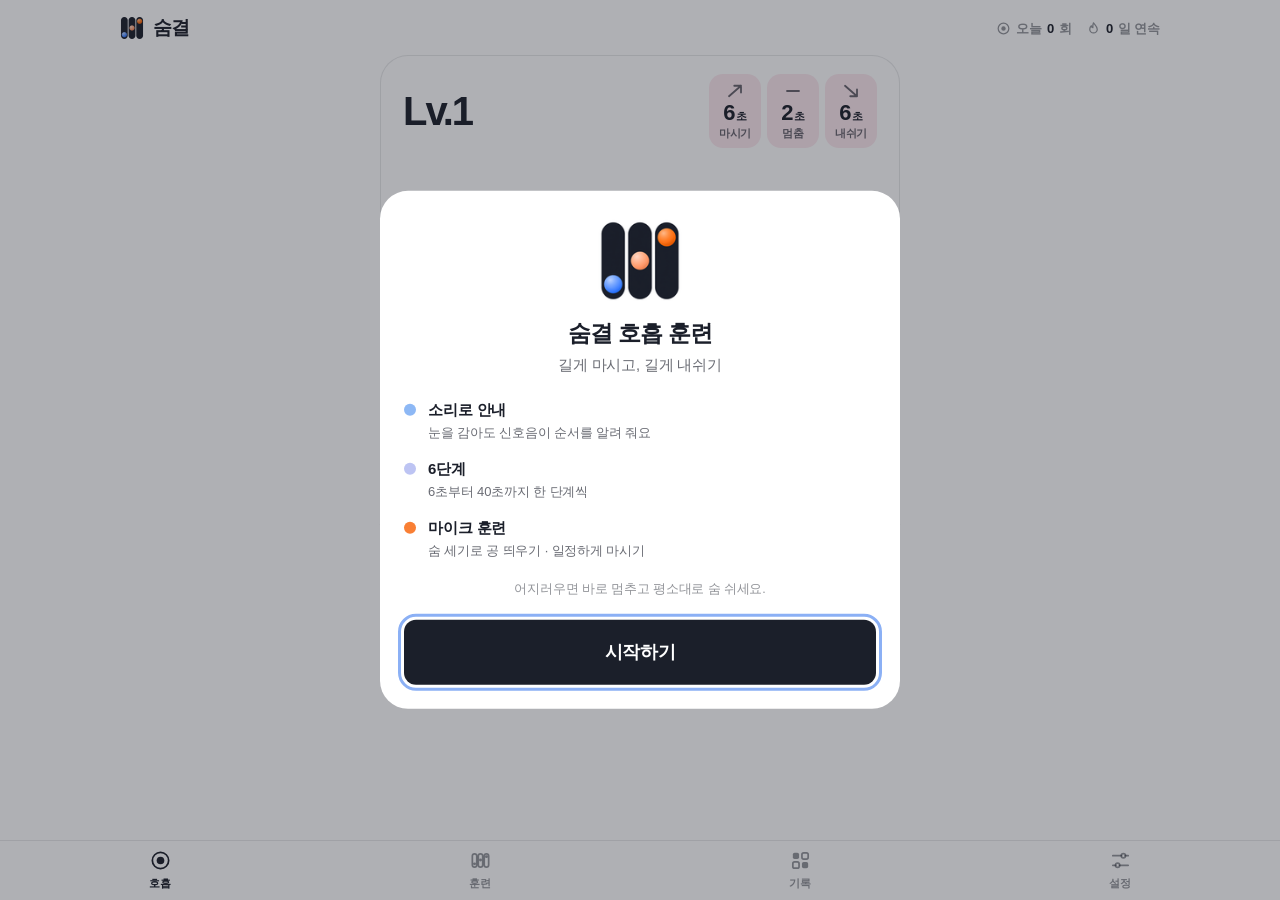
<file: index.html>
<!DOCTYPE html>
<html lang="ko">
<head>
  <meta charset="UTF-8">
  <meta name="viewport" content="width=device-width, initial-scale=1, viewport-fit=cover">
  <title>숨결 — 호흡 훈련</title>
  <meta name="description" content="길게 마시고 길게 내쉬는 호흡 훈련. 6초부터 40초까지 6단계. 오프라인, 계정 없이.">
  <meta name="theme-color" content="#FFFFFF">
  <meta name="apple-mobile-web-app-capable" content="yes">
  <meta name="mobile-web-app-capable" content="yes">
  <meta name="apple-mobile-web-app-status-bar-style" content="default">
  <meta name="apple-mobile-web-app-title" content="숨결">
  <link rel="manifest" href="manifest.webmanifest">
  <link rel="icon" href="icons/favicon.png" type="image/png">
  <link rel="apple-touch-icon" href="icons/apple-touch-icon.png">
  <link rel="stylesheet" href="styles.css">
</head>
<body data-phase="idle" data-mode="idle">
  <!-- ============ 호흡 화면 (전체 화면) ============ -->
  <div class="breath-screen" id="breathScreen">
    <div class="cycle-bar" aria-hidden="true"><i id="cycleBar"></i></div>
    <div class="guide-line" aria-hidden="true"><span>가득</span></div>
    <svg class="tide-svg" id="tideSession" aria-hidden="true"></svg>
    <div class="bs-text">
      <p class="phase" id="phaseText">준비</p>
      <p class="count" id="countText"></p>
    </div>
    <p class="session-note" id="sessionNote">힘들면 멈추고 평소대로 숨 쉬세요</p>
  </div>

  <!-- 세션 상단 바 -->
  <div class="session-bar" aria-hidden="true">
    <button class="icon-btn" id="stopBtn" aria-label="세션 종료">
      <svg viewBox="0 0 24 24"><path d="M6 6l12 12M18 6 6 18" stroke="currentColor" stroke-width="2" stroke-linecap="round"/></svg>
    </button>
    <p class="session-meta" id="sessionMeta">Lv.1 · 3회</p>
    <div class="session-actions">
      <button class="icon-btn" id="soundBtn" aria-label="소리 끄기" aria-pressed="true">
        <svg class="on" viewBox="0 0 24 24"><path d="M4 9.5h3.5L12 5.5v13l-4.5-4H4z" fill="currentColor"/><path d="M15.5 9a4.2 4.2 0 0 1 0 6M18 6.5a7.8 7.8 0 0 1 0 11" fill="none" stroke="currentColor" stroke-width="1.8" stroke-linecap="round"/></svg>
        <svg class="off" viewBox="0 0 24 24"><path d="M4 9.5h3.5L12 5.5v13l-4.5-4H4z" fill="currentColor"/><path d="M16 9.5l5 5M21 9.5l-5 5" stroke="currentColor" stroke-width="1.8" stroke-linecap="round"/></svg>
      </button>
      <button class="icon-btn" id="pauseBtn" aria-label="일시정지">
        <svg class="pause" viewBox="0 0 24 24"><rect x="6.5" y="5" width="3.6" height="14" rx="1.2" fill="currentColor"/><rect x="13.9" y="5" width="3.6" height="14" rx="1.2" fill="currentColor"/></svg>
        <svg class="play" viewBox="0 0 24 24"><path d="M8 5.5v13a.8.8 0 0 0 1.2.7l10.4-6.5a.8.8 0 0 0 0-1.4L9.2 4.8A.8.8 0 0 0 8 5.5Z" fill="currentColor"/></svg>
      </button>
    </div>
  </div>

  <!-- 상단 바 -->
  <header class="topbar">
    <div class="brand">
      <span class="brand-mark" aria-hidden="true"></span>
      <span class="brand-name">숨결</span>
    </div>
    <div class="chips">
      <span class="chip" title="오늘 완료한 호흡 사이클">
        <svg viewBox="0 0 24 24" aria-hidden="true"><circle cx="12" cy="12" r="8.5" fill="none" stroke="currentColor" stroke-width="2"/><circle cx="12" cy="12" r="3.5" fill="currentColor"/></svg>
        오늘 <b id="todayCount">0</b>회
      </span>
      <span class="chip" title="연속으로 연습한 날">
        <svg viewBox="0 0 24 24" aria-hidden="true"><path d="M12 3c3 4 6 6.2 6 10a6 6 0 0 1-12 0c0-2.4 1.3-4 2.6-5.3.3 1.6 1.2 2.6 2.4 3C10.4 7.8 11 5.2 12 3Z" fill="none" stroke="currentColor" stroke-width="2" stroke-linejoin="round"/></svg>
        <b id="streakCount">0</b>일 연속
      </span>
    </div>
  </header>

  <main id="main">
    <!-- ============ 오늘 (호흡) ============ -->
    <section class="view view-breathe" id="view-breathe" aria-label="호흡 훈련">
      <div class="hero" aria-hidden="true">
        <div class="hero-text">
          <b id="heroTitle">Lv.1</b>
          <div class="rh">
            <span><svg viewBox="0 0 24 24"><path d="M4 19 20 5M11 5h9v9" /></svg><b id="rhIn">6</b><i>마시기</i></span>
            <span><svg viewBox="0 0 24 24"><path d="M4 12h16" /></svg><b id="rhHold">2</b><i>멈춤</i></span>
            <span><svg viewBox="0 0 24 24"><path d="M4 5l16 14M11 19h9v-9" /></svg><b id="rhOut">6</b><i>내쉬기</i></span>
          </div>
        </div>
        <svg class="tide-svg" id="tideHero" aria-hidden="true"></svg>
      </div>
      <button class="btn-primary" id="startBtn" aria-label="호흡 시작">
        <svg viewBox="0 0 24 24" aria-hidden="true"><path d="M8 5.5v13a.8.8 0 0 0 1.2.7l10.4-6.5a.8.8 0 0 0 0-1.4L9.2 4.8A.8.8 0 0 0 8 5.5Z" fill="currentColor"/></svg>
        시작 <small id="heroMeta">42초</small>
      </button>

      <div class="segmented" id="rhythmPicker" role="radiogroup" aria-label="단계"></div>
      <div class="pills" id="cyclePicker" role="radiogroup" aria-label="반복 횟수"></div>
    </section>

    <!-- ============ 훈련 (마이크) ============ -->
    <section class="view view-train" id="view-train" hidden aria-labelledby="trainTitle">
      <div class="view-head">
        <p class="eyebrow">마이크 훈련</p>
        <h2 id="trainTitle">훈련</h2>
      </div>

      <div id="trainMenu" class="train-menu">
        <button class="game-card" data-game="balls">
          <div class="gc-text"><b>공 띄우기</b><span>세게 마시는 힘</span><em id="bestBalls"></em></div>
          <div class="gc-art" aria-hidden="true"><i style="--y:.25"></i><i style="--y:.6"></i><i style="--y:1"></i></div>
        </button>
        <button class="game-card" data-game="steady">
          <div class="gc-text"><b>일정하게 마시기</b><span>고르게 오래 마시기</span><em id="bestSteady"></em></div>
          <div class="gc-art steady" aria-hidden="true"><u></u><i style="--y:.5"></i></div>
        </button>
        <p class="train-note">숨소리 크기만 재요. 녹음·저장하지 않아요.</p>
      </div>

      <div id="trainGame" hidden>
        <div class="game-top">
          <button class="btn-ghost" id="gameBack">← 목록</button>
          <span class="mic-pill" id="micPill"><i></i><span id="micPillText">대기</span></span>
          <button class="btn-ghost help-btn" id="gameHelp" aria-label="방법 보기">?</button>
        </div>
        <div class="panel game-panel">
          <p class="game-title" id="gameTitle"></p>
          <div class="guide" id="gameGuide" hidden></div>
          <div class="game-play" id="gamePlay">
          <div class="tube-area" id="tubeArea" aria-hidden="true"></div>
          <div class="meter" aria-hidden="true"><i id="meterFill"></i></div>
          <p class="game-msg" id="gameMsg" role="status" aria-live="polite"></p>
          <p class="game-sub" id="gameSub"></p>
          <div class="rep-dots" id="repDots" aria-hidden="true"></div>
          </div>
          <button class="btn-primary" id="gameStart">시작</button>
          <button class="btn-text" id="demoToggle">마이크 없이 체험</button>
        </div>
      </div>
    </section>

    <!-- ============ 기록 ============ -->
    <section class="view view-journey" id="view-journey" hidden aria-labelledby="journeyTitle">
      <div class="view-head">
        <p class="eyebrow">내 기록</p>
        <h2 id="journeyTitle">기록</h2>
      </div>

      <div class="stats" id="stats"></div>

      <div class="panel">
        <div class="panel-head">
          <h3>최근 12주</h3>
          <div class="legend" aria-hidden="true">
            <span>적게</span><i class="l0"></i><i class="l1"></i><i class="l2"></i><i class="l3"></i><i class="l4"></i><span>많이</span>
          </div>
        </div>
        <div class="heatmap-wrap">
          <div class="heatmap" id="heatmap"></div>
          <div class="tooltip" id="heatTip" role="status" hidden></div>
        </div>
      </div>

      <div class="panel">
        <div class="panel-head">
          <h3>단계</h3>
          <span class="hint">끝까지 해낸 횟수</span>
        </div>
        <ol class="ladder" id="ladder"></ol>
      </div>

      <div class="panel">
        <div class="panel-head">
          <h3>날짜별 기록</h3>
          <span class="hint" id="recordCount"></span>
        </div>
        <ul class="records" id="records"></ul>
        <p class="empty" id="emptyRecords" hidden>아직 기록이 없어요.<br>첫 훈련을 시작해 보세요.</p>
      </div>
    </section>

    <!-- ============ 설정 ============ -->
    <section class="view view-settings" id="view-settings" hidden aria-labelledby="settingsTitle">
      <div class="view-head">
        <p class="eyebrow">내 설정</p>
        <h2 id="settingsTitle">설정</h2>
      </div>

      <div class="panel list">
        <div class="row row-stack">
          <div class="row-text"><b>배경 음악</b><span>누르면 잠깐 들려요</span></div>
          <div class="pills" id="musicPicker" role="radiogroup" aria-label="배경 음악">
            <button class="pill" role="radio" data-m="m1">1</button>
            <button class="pill" role="radio" data-m="m2">2</button>
            <button class="pill" role="radio" data-m="m3">3</button>
            <button class="pill" role="radio" data-m="off">끔</button>
          </div>
        </div>
        <div class="row">
          <div class="row-text"><b>소리 크기</b><span>음악과 신호음</span></div>
          <div class="volume">
            <input type="range" id="volume" min="0" max="100" step="1" aria-label="소리 크기">
            <output id="volumeOut">60</output>
          </div>
        </div>
        <label class="row">
          <div class="row-text"><b>신호음</b><span>들숨 · 멈춤 · 날숨이 바뀔 때</span></div>
          <input type="checkbox" class="switch" id="optChime" role="switch">
        </label>
        <label class="row">
          <div class="row-text"><b>진동</b><span>들숨 · 멈춤 · 날숨이 바뀔 때</span></div>
          <input type="checkbox" class="switch" id="optHaptics" role="switch">
        </label>
        <label class="row">
          <div class="row-text"><b>난이도 체크</b><span>끝난 뒤 쉬웠는지 묻고 다음 단계를 추천</span></div>
          <input type="checkbox" class="switch" id="optCheckin" role="switch">
        </label>
        <label class="row">
          <div class="row-text"><b>화면 켜 두기</b><span>훈련 중 화면이 꺼지지 않게</span></div>
          <input type="checkbox" class="switch" id="optWake" role="switch">
        </label>
      </div>

      <div class="panel list">
        <div class="row">
          <div class="row-text"><b>기록 내보내기</b><span>JSON 파일로 백업</span></div>
          <button class="btn-ghost" id="exportBtn">내보내기</button>
        </div>
        <div class="row">
          <div class="row-text"><b>기록 초기화</b><span>이 기기의 모든 훈련 기록 삭제</span></div>
          <button class="btn-ghost danger" id="resetBtn">초기화</button>
        </div>
      </div>

      <div class="panel about">
        <p><b>안전 안내</b> 느린 호흡과 숨 멈춤은 사람에 따라 어지러움을 줄 수 있어요. 불편하면 즉시 멈추고 평소대로 숨 쉬세요. 숨결은 의료 기기가 아니에요.</p>
        <p><b>프라이버시</b> 계정·서버·추적이 없어요. 모든 기록은 이 기기에만 저장돼요. 훈련의 마이크 소리는 녹음하지 않고 기기 안에서만 분석해요.</p>
<p class="version"><a href="privacy.html" target="_blank" rel="noopener">개인정보 처리방침</a> · 숨결 v2.8</p>
      </div>
    </section>
  </main>

  <!-- 하단 탭 -->
  <nav class="tabbar" aria-label="주요 메뉴">
    <button class="tab" data-view="breathe" aria-current="page">
      <svg viewBox="0 0 24 24" aria-hidden="true"><circle cx="12" cy="12" r="8.5" fill="none" stroke="currentColor" stroke-width="1.8"/><circle cx="12" cy="12" r="4" fill="currentColor"/></svg>
      <span>호흡</span>
    </button>
    <button class="tab" data-view="train">
      <svg viewBox="0 0 24 24" aria-hidden="true"><rect x="3.5" y="5" width="4.6" height="14" rx="2.3" fill="none" stroke="currentColor" stroke-width="1.8"/><rect x="9.7" y="5" width="4.6" height="14" rx="2.3" fill="none" stroke="currentColor" stroke-width="1.8"/><rect x="15.9" y="5" width="4.6" height="14" rx="2.3" fill="none" stroke="currentColor" stroke-width="1.8"/><circle cx="5.8" cy="15.5" r="1.5" fill="currentColor"/><circle cx="12" cy="11.5" r="1.5" fill="currentColor"/><circle cx="18.2" cy="8" r="1.5" fill="currentColor"/></svg>
      <span>훈련</span>
    </button>
    <button class="tab" data-view="journey">
      <svg viewBox="0 0 24 24" aria-hidden="true"><rect x="4" y="4" width="6.5" height="6.5" rx="1.8" fill="currentColor"/><rect x="13.5" y="4" width="6.5" height="6.5" rx="1.8" fill="none" stroke="currentColor" stroke-width="1.8"/><rect x="4" y="13.5" width="6.5" height="6.5" rx="1.8" fill="none" stroke="currentColor" stroke-width="1.8"/><rect x="13.5" y="13.5" width="6.5" height="6.5" rx="1.8" fill="currentColor"/></svg>
      <span>기록</span>
    </button>
    <button class="tab" data-view="settings">
      <svg viewBox="0 0 24 24" aria-hidden="true"><path d="M4 7h9M17 7h3M4 17h3M11 17h9" stroke="currentColor" stroke-width="1.8" stroke-linecap="round"/><circle cx="15" cy="7" r="2.2" fill="none" stroke="currentColor" stroke-width="1.8"/><circle cx="9" cy="17" r="2.2" fill="none" stroke="currentColor" stroke-width="1.8"/></svg>
      <span>설정</span>
    </button>
  </nav>

  <!-- 시트: 체크인 / 요약 / 웰컴 -->
  <div class="backdrop" id="backdrop" hidden></div>

  <div class="sheet" id="checkinSheet" role="dialog" aria-modal="true" aria-labelledby="checkinTitle" hidden>
    <p class="eyebrow" id="checkinEyebrow">난이도 체크</p>
    <h3 id="checkinTitle">어땠나요?</h3>
    <div class="moods" id="moods"></div>
    <button class="btn-text" id="checkinSkip">건너뛰기</button>
  </div>

  <div class="sheet" id="summarySheet" role="dialog" aria-modal="true" aria-labelledby="summaryTitle" hidden>
    <div class="summary-orb" aria-hidden="true"></div>
    <h3 id="summaryTitle">완료!</h3>
    <p class="summary-lead" id="summaryLead"></p>
    <div class="summary-stats" id="summaryStats"></div>
    <div class="delta" id="summaryDelta" hidden></div>
    <div class="levelup" id="levelUp" hidden></div>
    <button class="btn-primary" id="summaryDone">완료</button>
  </div>

  <div class="sheet" id="onboardSheet" role="dialog" aria-modal="true" aria-labelledby="onboardTitle" hidden>
    <div class="summary-orb" aria-hidden="true"></div>
    <h3 id="onboardTitle">숨결 호흡 훈련</h3>
    <p class="welcome-sub">길게 마시고, 길게 내쉬기</p>
    <ul class="usp">
      <li><i class="dot mint"></i><div><b>소리로 안내</b><span>눈을 감아도 신호음이 순서를 알려 줘요</span></div></li>
      <li><i class="dot lav"></i><div><b>6단계</b><span>6초부터 40초까지 한 단계씩</span></div></li>
      <li><i class="dot peach"></i><div><b>마이크 훈련</b><span>숨 세기로 공 띄우기 · 일정하게 마시기</span></div></li>
    </ul>
    <p class="safety">어지러우면 바로 멈추고 평소대로 숨 쉬세요.</p>
    <button class="btn-primary" id="onboardDone">시작하기</button>
  </div>

  <div class="toast" id="toast" role="status" aria-live="polite"></div>
  <div class="sr-only" id="announcer" aria-live="assertive"></div>

  <script src="tide.js"></script>
  <script src="app.js"></script>
  <script src="training.js"></script>
</body>
</html>
</file>
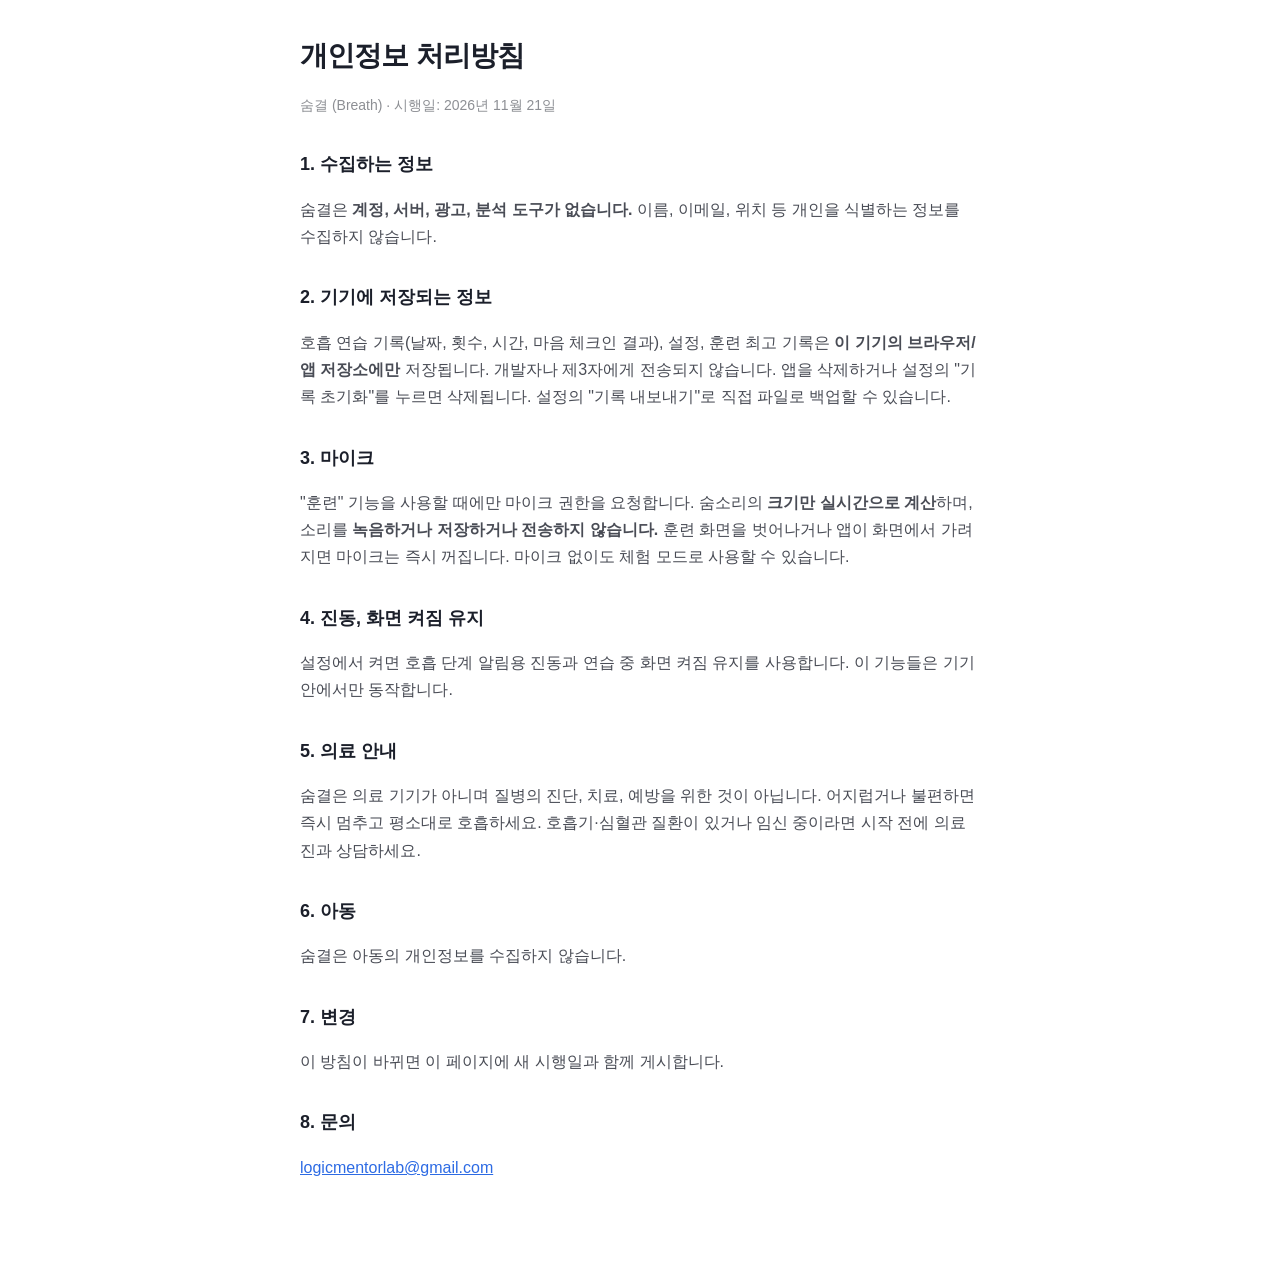
<file: privacy.html>
<!DOCTYPE html>
<html lang="ko">
<head>
  <meta charset="UTF-8">
  <meta name="viewport" content="width=device-width, initial-scale=1">
  <title>개인정보 처리방침 — 숨결</title>
  <style>
    body { margin: 0; font: 16px/1.7 -apple-system, "Apple SD Gothic Neo", "Noto Sans KR", "Malgun Gothic", sans-serif; color: #1B1F2A; background: #fff; }
    main { max-width: 680px; margin: 0 auto; padding: 32px 20px 64px; }
    h1 { font-size: 28px; letter-spacing: -0.03em; margin: 0 0 4px; }
    h2 { font-size: 18px; margin: 32px 0 6px; }
    p, li { color: rgba(27,31,42,.8); }
    .meta { color: rgba(27,31,42,.5); font-size: 14px; }
    a { color: #2D6BE4; }
  </style>
</head>
<body>
<main>
  <h1>개인정보 처리방침</h1>
  <p class="meta">숨결 (Breath) · 시행일: 2026년 11월 21일</p>

  <h2>1. 수집하는 정보</h2>
  <p>숨결은 <b>계정, 서버, 광고, 분석 도구가 없습니다.</b> 이름, 이메일, 위치 등 개인을 식별하는 정보를 수집하지 않습니다.</p>

  <h2>2. 기기에 저장되는 정보</h2>
  <p>호흡 연습 기록(날짜, 횟수, 시간, 마음 체크인 결과), 설정, 훈련 최고 기록은 <b>이 기기의 브라우저/앱 저장소에만</b> 저장됩니다. 개발자나 제3자에게 전송되지 않습니다. 앱을 삭제하거나 설정의 "기록 초기화"를 누르면 삭제됩니다. 설정의 "기록 내보내기"로 직접 파일로 백업할 수 있습니다.</p>

  <h2>3. 마이크</h2>
  <p>"훈련" 기능을 사용할 때에만 마이크 권한을 요청합니다. 숨소리의 <b>크기만 실시간으로 계산</b>하며, 소리를 <b>녹음하거나 저장하거나 전송하지 않습니다.</b> 훈련 화면을 벗어나거나 앱이 화면에서 가려지면 마이크는 즉시 꺼집니다. 마이크 없이도 체험 모드로 사용할 수 있습니다.</p>

  <h2>4. 진동, 화면 켜짐 유지</h2>
  <p>설정에서 켜면 호흡 단계 알림용 진동과 연습 중 화면 켜짐 유지를 사용합니다. 이 기능들은 기기 안에서만 동작합니다.</p>

  <h2>5. 의료 안내</h2>
  <p>숨결은 의료 기기가 아니며 질병의 진단, 치료, 예방을 위한 것이 아닙니다. 어지럽거나 불편하면 즉시 멈추고 평소대로 호흡하세요. 호흡기·심혈관 질환이 있거나 임신 중이라면 시작 전에 의료진과 상담하세요.</p>

  <h2>6. 아동</h2>
  <p>숨결은 아동의 개인정보를 수집하지 않습니다.</p>

  <h2>7. 변경</h2>
  <p>이 방침이 바뀌면 이 페이지에 새 시행일과 함께 게시합니다.</p>

  <h2>8. 문의</h2>
  <p><a href="mailto:logicmentorlab@gmail.com">logicmentorlab@gmail.com</a></p>
</main>
</body>
</html>
</file>
<file: styles.css>
/* ==========================================================================
   숨결 — Visual System v5  (white · flat · quiet)
   - 흰 배경, 얇은 선, 장식 없는 UI
   - 호흡: 가운데 형태가 부풀고 꺼진다. 색은 블루 → 주황(가득) → 블루
   ========================================================================== */

@property --lvl { syntax: '<number>'; inherits: true; initial-value: 0.22; }

:root {
  --bg: #FFFFFF;
  --ink: #1B1F2A;
  --ink-2: rgba(27, 31, 42, .66);
  --ink-3: rgba(27, 31, 42, .48);
  --line: rgba(27, 31, 42, .10);
  --line-2: rgba(27, 31, 42, .20);
  --wash: rgba(27, 31, 42, .04);

  --blue: #8DB8F5;
  --blue-ink: #2D6BE4;
  --blue-soft: #EEF4FE;
  --lav: #BDC4F3;
  --coral: #F8B596;
  --orange: #F97F34;

  --p: 0;
  --lvl: .22;

  --radius: 20px;
  --radius-sm: 14px;
  --ease: cubic-bezier(.2, .8, .2, 1);
  --ease-soft: cubic-bezier(.45, 0, .2, 1);

  --safe-t: env(safe-area-inset-top, 0px);
  --safe-b: env(safe-area-inset-bottom, 0px);
  --safe-l: env(safe-area-inset-left, 0px);
  --safe-r: env(safe-area-inset-right, 0px);
  --tab-h: 60px;
  color-scheme: light;
}

*, *::before, *::after { box-sizing: border-box; }
html { -webkit-text-size-adjust: 100%; }
[hidden] { display: none !important; }

body {
  /* body에 둬야 --p(숨 진행도)가 색에 반영된다. 블루 → 라벤더 → 코랄 → 주황 */
  --orb: color-mix(in oklch, var(--orange) calc(clamp(0, var(--p) * 3 - 2, 1) * 100%),
           color-mix(in oklch, var(--coral) calc(clamp(0, var(--p) * 3 - 1, 1) * 100%),
             color-mix(in oklch, var(--lav) calc(clamp(0, var(--p) * 3, 1) * 100%), var(--blue))));
  margin: 0; min-height: 100dvh; background: var(--bg); color: var(--ink);
  font-family: "Pretendard", -apple-system, BlinkMacSystemFont, "Apple SD Gothic Neo", "Noto Sans KR", "Malgun Gothic", "Segoe UI", Roboto, sans-serif;
  font-size: 15px; line-height: 1.5; letter-spacing: -0.01em;
  -webkit-font-smoothing: antialiased; -webkit-tap-highlight-color: transparent; overflow-x: hidden;
}
button { font: inherit; color: inherit; background: none; border: 0; padding: 0; cursor: pointer; }
button:focus-visible, input:focus-visible, [tabindex]:focus-visible { outline: 3px solid color-mix(in oklab, var(--blue-ink) 55%, white); outline-offset: 3px; border-radius: 12px; }
h1, h2, h3, p { margin: 0; }
svg { display: block; }
.sr-only { position: absolute; width: 1px; height: 1px; margin: -1px; padding: 0; overflow: hidden; clip: rect(0 0 0 0); white-space: nowrap; border: 0; }

/* ---------- 상단 바 ---------- */
.topbar { position: relative; z-index: 5; display: flex; align-items: center; justify-content: space-between; gap: 12px; max-width: 1080px; margin: 0 auto; padding: calc(14px + var(--safe-t)) calc(20px + var(--safe-r)) 4px calc(20px + var(--safe-l)); }
.brand { display: flex; align-items: center; gap: 9px; }
.brand-mark { width: 22px; height: 22px; border-radius: 7px; background: linear-gradient(180deg, #fff 0 38%, var(--blue) 38% 62%, var(--coral) 62% 82%, var(--orange) 82%); box-shadow: inset 0 0 0 1.5px var(--line-2); }
.brand-name { font-weight: 800; font-size: 19px; letter-spacing: -0.03em; }
.chips { display: flex; gap: 14px; }
.chip { display: inline-flex; align-items: center; gap: 5px; font-size: 13px; font-weight: 600; color: var(--ink-3); white-space: nowrap; }
.chip svg { width: 15px; height: 15px; color: var(--ink-3); }
.chip b { color: var(--ink); font-weight: 800; font-variant-numeric: tabular-nums; }
.chip.bump b { animation: bump .7s var(--ease); display: inline-block; }
@keyframes bump { 35% { transform: scale(1.5); color: var(--orange); } }

/* ---------- 레이아웃 ---------- */
main { width: 100%; max-width: 520px; margin: 0 auto; padding: 8px calc(20px + var(--safe-r)) calc(var(--tab-h) + 40px + var(--safe-b)) calc(20px + var(--safe-l)); }
.view { animation: view-in .4s var(--ease) both; }
@keyframes view-in { from { opacity: 0; transform: translateY(6px); } }
.view-breathe { display: grid; gap: 18px; }
.eyebrow { font-size: 13px; color: var(--ink-3); font-weight: 600; margin-bottom: 2px; }
h1 { font-size: clamp(24px, 6.4vw, 30px); line-height: 1.25; font-weight: 700; letter-spacing: -0.04em; }
h2 { font-size: 30px; font-weight: 700; letter-spacing: -0.04em; }
h3 { font-size: 16px; font-weight: 700; letter-spacing: -0.02em; }
.view-head { padding: 6px 0 4px; }

/* ==========================================================================
   물: 아래에서 차오르는 수위 + 가운데가 솟은 돔 + 잔잔한 물결 (tide.js가 그린다)
   ========================================================================== */
.tide-svg {
  --orb: color-mix(in oklch, var(--orange) calc(clamp(0, var(--p) * 3 - 2, 1) * 100%),
           color-mix(in oklch, var(--coral) calc(clamp(0, var(--p) * 3 - 1, 1) * 100%),
             color-mix(in oklch, var(--lav) calc(clamp(0, var(--p) * 3, 1) * 100%), var(--blue))));
  position: absolute; inset: 0; width: 100%; height: 100%; display: block;
}
.tide-svg .w1 { fill: var(--orb); }
.tide-svg .w2 { fill: color-mix(in oklch, var(--orb) 38%, transparent); }

/* ---------- 호흡 화면 ---------- */
.breath-screen { position: fixed; inset: 0; z-index: 12; background: #fff; overflow: hidden; visibility: hidden; opacity: 0; transition: opacity .5s var(--ease), visibility 0s linear .5s; }
body[data-mode="session"] .breath-screen { visibility: visible; opacity: 1; transition: opacity .5s var(--ease); }
body[data-mode="session"] { overflow: hidden; }
.bs-text { position: absolute; top: calc(84px + var(--safe-t)); left: 0; right: 0; text-align: center; z-index: 2; }
.phase { font-size: clamp(32px, 8.4vw, 42px); font-weight: 700; letter-spacing: -0.04em; line-height: 1.2; }
.count { margin-top: 4px; font-size: clamp(44px, 12vw, 60px); font-weight: 300; color: var(--ink-2); font-variant-numeric: tabular-nums; letter-spacing: -0.04em; line-height: 1.1; min-height: 1.1em; }
.count.tick { animation: tick .8s var(--ease); }
@keyframes tick { 0% { opacity: .35; transform: scale(.94); } 100% { opacity: 1; transform: none; } }
.guide-line { position: absolute; left: 0; right: 0; bottom: 70%; border-top: 1.5px dashed var(--line-2); z-index: 1; }
.guide-line span { position: absolute; right: 16px; top: 6px; font-size: 11.5px; font-weight: 600; color: var(--ink-3); }
.cycle-bar { position: absolute; top: 0; left: 0; right: 0; height: 3px; background: var(--wash); z-index: 3; }
.cycle-bar i { display: block; height: 100%; width: 0; background: var(--ink); border-radius: 0 3px 3px 0; }
.session-note { position: absolute; left: 0; right: 0; bottom: calc(30px + var(--safe-b)); text-align: center; font-size: 13.5px; font-weight: 600; color: rgba(27,31,42,.7); padding: 0 24px; z-index: 2; }

.session-bar { position: fixed; z-index: 20; left: 0; right: 0; top: 0; display: grid; grid-template-columns: 44px 1fr auto; align-items: center; gap: 12px; max-width: 720px; margin: 0 auto; padding: calc(14px + var(--safe-t)) calc(14px + var(--safe-r)) 0 calc(14px + var(--safe-l)); opacity: 0; pointer-events: none; transition: opacity .4s var(--ease); }
body[data-mode="session"] .session-bar { opacity: 1; pointer-events: auto; transition-delay: .2s; }
.session-meta { text-align: center; font-size: 13.5px; font-weight: 600; color: var(--ink-3); font-variant-numeric: tabular-nums; }
.session-actions { display: flex; gap: 2px; }
.icon-btn { width: 44px; height: 44px; border-radius: 50%; display: grid; place-items: center; color: var(--ink); transition: transform .18s var(--ease), background .2s; }
.icon-btn:hover { background: var(--wash); }
.icon-btn svg { width: 22px; height: 22px; }
.icon-btn .off, .icon-btn .play { display: none; }
#soundBtn[aria-pressed="false"] .on { display: none; }
#soundBtn[aria-pressed="false"] .off { display: block; }
body.paused #pauseBtn .pause { display: none; }
body.paused #pauseBtn .play { display: block; }
body[data-phase="prep"] #pauseBtn { visibility: hidden; }
body[data-mode="session"] .topbar { opacity: 0; pointer-events: none; }
body[data-mode="session"] .tabbar { transform: translateY(110%); pointer-events: none; }
body[data-mode="session"] main { visibility: hidden; }

/* ---------- 홈 ---------- */
.hero { position: relative; height: 230px; border-radius: 28px; border: 1px solid var(--line); overflow: hidden; background: #fff; }
.hero-text { position: absolute; top: 20px; left: 22px; right: 22px; z-index: 2; display: grid; gap: 2px; }
.hero-text b { font-size: 21px; font-weight: 700; letter-spacing: -0.04em; }
.hero-text span { font-size: 13.5px; color: var(--ink-2); font-variant-numeric: tabular-nums; }
.block { display: grid; gap: 10px; margin-top: 6px; }
.field-head, .panel-head { display: flex; align-items: baseline; justify-content: space-between; gap: 12px; }
.panel-head { margin-bottom: 14px; flex-wrap: wrap; }
.hint { font-size: 12.5px; color: var(--ink-3); font-variant-numeric: tabular-nums; }

.segmented { display: grid; grid-template-columns: repeat(3, 1fr); gap: 8px; }
.seg { position: relative; display: grid; justify-items: center; gap: 3px; padding: 14px 4px 11px; border-radius: var(--radius-sm); border: 1.5px solid var(--line); background: #fff; transition: border-color .2s var(--ease), transform .18s var(--ease); }
.seg::before { content: ""; width: 10px; height: 10px; border-radius: 50%; margin-bottom: 2px; background: #8DB8F5; }
.seg[data-id="r2"]::before { background: #BDC4F3; } .seg[data-id="r3"]::before { background: #F8B596; } .seg[data-id="r4"]::before { background: #F97F34; } .seg[data-id="r5"]::before { background: #E8552B; } .seg[data-id="r6"]::before { background: #B8321F; }
.seg.cleared::after { content: "✓"; position: absolute; top: 6px; right: 9px; font-size: 11px; font-weight: 800; color: var(--ink-3); }
.seg .sg { display: grid; justify-items: center; gap: 1px; }
.seg b { font-size: 15px; font-weight: 700; font-variant-numeric: tabular-nums; letter-spacing: -0.02em; }
.seg span { font-size: 11.5px; color: var(--ink-3); font-weight: 600; }
.seg[aria-checked="true"] { border-color: var(--ink); }
.seg .badge { position: absolute; top: -8px; right: 6px; font-size: 10px; font-weight: 700; font-style: normal; padding: 1px 7px; border-radius: 99px; background: var(--ink); color: #fff; }
.seg:active, .pill:active, .tab:active, .icon-btn:active, .btn-ghost:active, .mood:active { transform: scale(.96); }
.pills { display: grid; grid-template-columns: repeat(4, 1fr); gap: 8px; }
.pill { padding: 12px 0; border-radius: 999px; font-size: 14px; font-weight: 600; border: 1.5px solid var(--line); background: #fff; color: var(--ink-2); transition: all .2s var(--ease); }
.pill[aria-checked="true"] { color: #fff; background: var(--ink); border-color: var(--ink); }

.btn-primary { position: relative; overflow: hidden; isolation: isolate; display: flex; align-items: center; justify-content: center; gap: 10px; width: 100%; padding: 16px 24px; border-radius: 999px; font-size: 16px; font-weight: 700; letter-spacing: -0.02em; color: #fff; background: var(--ink); transition: transform .2s var(--ease), background-color .25s var(--ease); }
.btn-primary svg { width: 16px; height: 16px; }
.btn-primary::after { content: ""; position: absolute; left: var(--rx, 50%); top: var(--ry, 50%); z-index: -1; width: 10px; height: 10px; margin: -5px; border-radius: 50%; background: rgba(255,255,255,.28); transform: scale(0); opacity: 0; }
.btn-primary.pressed::after { animation: press .65s var(--ease); }
@keyframes press { 0% { transform: scale(0); opacity: .8; } 100% { transform: scale(60); opacity: 0; } }
@media (hover: hover) { .btn-primary:hover { transform: translateY(-1px); background: #2A3040; } }
.btn-primary:active { transform: scale(.97); }
.tip { display: flex; align-items: center; justify-content: center; gap: 8px; font-size: 12.5px; color: var(--ink-3); text-align: center; }
.tip svg { width: 16px; height: 16px; flex: none; }
.btn-ghost { padding: 9px 16px; border-radius: 999px; font-size: 13.5px; font-weight: 600; background: #fff; border: 1.5px solid var(--line); transition: all .2s var(--ease); white-space: nowrap; }
.btn-ghost.danger { color: #C4452E; border-color: rgba(196,69,46,.3); }
.btn-ghost.danger.confirm { background: #E5573C; color: #fff; border-color: transparent; }
.btn-text { display: block; margin: 6px auto 0; padding: 10px 16px; font-size: 14px; font-weight: 600; color: var(--ink-3); }

/* ---------- 하단 탭 ---------- */
.tabbar { position: fixed; z-index: 10; left: 0; right: 0; bottom: 0; display: grid; grid-template-columns: repeat(4, 1fr); height: calc(var(--tab-h) + var(--safe-b)); padding-bottom: var(--safe-b); background: #fff; border-top: 1px solid var(--line); transition: transform .4s var(--ease); }
.tab { display: flex; flex-direction: column; align-items: center; justify-content: center; gap: 3px; font-size: 11px; font-weight: 600; color: var(--ink-3); transition: color .2s var(--ease), transform .18s var(--ease); }
.tab svg { width: 23px; height: 23px; }
.tab[aria-current="page"] { color: var(--ink); }

/* ---------- 패널 ---------- */
.panel { width: 100%; background: #fff; border: 1px solid var(--line); border-radius: var(--radius); padding: 20px; }

/* ---------- 기록 ---------- */
.view-journey, .view-settings, .view-train { display: grid; gap: 14px; }
.stats { display: grid; grid-template-columns: repeat(2, 1fr); gap: 10px; }
.stat { padding: 16px 16px 14px; border-radius: var(--radius); border: 1px solid var(--line); }
.stat .k { font-size: 12.5px; color: var(--ink-3); font-weight: 600; }
.stat .v { font-size: 30px; font-weight: 700; letter-spacing: -0.04em; font-variant-numeric: tabular-nums; line-height: 1.25; margin-top: 2px; }
.stat .v small { font-size: 14px; font-weight: 600; color: var(--ink-2); margin-left: 2px; }
.stat .d { font-size: 12px; color: var(--ink-3); margin-top: 2px; }
.stat:nth-child(2) .v { color: var(--orange); }
.stat:nth-child(4) .v { color: var(--blue-ink); }
.legend { display: flex; align-items: center; gap: 4px; font-size: 11.5px; color: var(--ink-3); }
.legend span { margin: 0 2px; }
.legend i, .cell { border-radius: 5px; }
.legend i { width: 11px; height: 11px; display: inline-block; }
.l0 { background: var(--wash); } .l1 { background: #D8E6FB; } .l2 { background: #A9C8F4; } .l3 { background: #6BA0EA; } .l4 { background: #2D6BE4; }
.heatmap-wrap { position: relative; }
.heatmap { display: grid; grid-template-columns: 22px repeat(12, 1fr); grid-template-rows: 16px repeat(7, auto); gap: 4px; font-size: 10.5px; color: var(--ink-3); }
.heatmap .mlabel { grid-row: 1; white-space: nowrap; overflow: visible; }
.heatmap .dlabel { grid-column: 1; align-self: center; }
.cell { aspect-ratio: 1; width: 100%; transition: transform .2s var(--ease); }
.cell.future { background: transparent; }
.cell.today { box-shadow: 0 0 0 2px var(--orange); }
.cell:not(.future):hover, .cell.active { transform: scale(1.2); box-shadow: 0 0 0 2px #fff, 0 0 0 3.5px var(--ink); }
.tooltip { position: absolute; z-index: 3; pointer-events: none; padding: 7px 11px; border-radius: 10px; font-size: 12.5px; white-space: nowrap; background: var(--ink); color: #fff; font-weight: 600; transform: translate(-50%, calc(-100% - 8px)); }
.tooltip span { font-weight: 500; opacity: .75; }
.ladder { list-style: none; margin: 0; padding: 0; display: grid; grid-template-columns: repeat(6, 1fr); position: relative; }
.ladder::before { content: ""; position: absolute; left: 8.33%; right: 8.33%; top: 15px; height: 2px; border-radius: 2px; background: linear-gradient(90deg, var(--ink) var(--fill, 0%), var(--line) var(--fill, 0%)); }
.step { display: grid; justify-items: center; gap: 6px; text-align: center; position: relative; }
.step .node { width: 32px; height: 32px; border-radius: 50%; display: grid; place-items: center; background: #fff; border: 1.5px solid var(--line-2); font-size: 12px; font-weight: 700; color: var(--ink-3); }
.step.done .node { background: var(--ink); border-color: var(--ink); color: #fff; }
.step.current .node { border-color: var(--orange); color: var(--ink); box-shadow: 0 0 0 4px rgba(249,127,52,.18); }
.step.current.done .node { background: var(--orange); border-color: var(--orange); color: #fff; }
.step b { font-size: 13px; font-weight: 700; font-variant-numeric: tabular-nums; }
.step span { font-size: 11.5px; color: var(--ink-3); line-height: 1.35; font-weight: 500; }
.step span em { display: block; font-style: normal; }
.records { list-style: none; margin: 0; padding: 0; display: grid; max-height: 420px; overflow-y: auto; scrollbar-width: thin; }
.record { display: grid; grid-template-columns: 1fr auto; align-items: center; gap: 10px; padding: 13px 2px; border-top: 1px solid var(--line); }
.record:first-child { border-top: 0; }
.record .date { font-size: 15px; font-weight: 600; }
.record .date small { display: block; font-size: 12px; font-weight: 500; color: var(--ink-3); margin-top: 1px; }
.record .n { text-align: right; font-variant-numeric: tabular-nums; }
.record .n b { font-size: 19px; font-weight: 700; }
.record .n small { display: block; font-size: 12px; color: var(--ink-3); }
.record.is-today .date { color: var(--orange); }
.empty { text-align: center; color: var(--ink-3); padding: 24px 0 8px; font-size: 14px; }

/* ---------- 설정 ---------- */
.list { padding: 6px 20px; }
.row { display: flex; align-items: center; justify-content: space-between; gap: 16px; padding: 15px 0; border-top: 1px solid var(--line); cursor: pointer; }
.row:first-child { border-top: 0; }
div.row { cursor: default; }
.row-text { display: grid; gap: 2px; min-width: 0; }
.row-text b { font-size: 15px; font-weight: 600; }
.row-text span { font-size: 12.5px; color: var(--ink-3); }
.switch { appearance: none; -webkit-appearance: none; flex: none; margin: 0; cursor: pointer; width: 50px; height: 30px; border-radius: 999px; position: relative; background: rgba(27,31,42,.16); transition: background .3s var(--ease); }
.switch::after { content: ""; position: absolute; top: 3px; left: 3px; width: 24px; height: 24px; border-radius: 50%; background: #fff; box-shadow: 0 1px 4px rgba(0,0,0,.25); transition: transform .35s var(--ease); }
.switch:checked { background: var(--ink); }
.switch:checked::after { transform: translateX(20px); }
.volume { display: flex; align-items: center; gap: 10px; flex: none; }
.volume output { width: 28px; text-align: right; font-size: 13px; font-weight: 600; color: var(--ink-2); font-variant-numeric: tabular-nums; }
input[type="range"] { -webkit-appearance: none; appearance: none; width: 100px; height: 28px; background: transparent; cursor: pointer; margin: 0; }
input[type="range"]::-webkit-slider-runnable-track { height: 4px; border-radius: 4px; background: linear-gradient(90deg, var(--ink) var(--v, 60%), rgba(27,31,42,.12) var(--v, 60%)); }
input[type="range"]::-moz-range-track { height: 4px; border-radius: 4px; background: rgba(27,31,42,.12); }
input[type="range"]::-moz-range-progress { height: 4px; border-radius: 4px; background: var(--ink); }
input[type="range"]::-webkit-slider-thumb { -webkit-appearance: none; width: 22px; height: 22px; margin-top: -9px; border-radius: 50%; background: #fff; border: 1.5px solid var(--ink); box-shadow: 0 1px 6px rgba(0,0,0,.15); }
input[type="range"]::-moz-range-thumb { width: 18px; height: 18px; border: 1.5px solid var(--ink); border-radius: 50%; background: #fff; }
.about { display: grid; gap: 10px; font-size: 13px; color: var(--ink-3); line-height: 1.6; }
.about b { color: var(--ink-2); margin-right: 6px; }
.version { font-size: 12px; }
.version a { color: var(--ink-2); text-underline-offset: 3px; }

/* ---------- 시트 ---------- */
.backdrop { position: fixed; inset: 0; z-index: 30; background: rgba(27, 31, 42, .35); animation: fade .3s var(--ease) both; }
@keyframes fade { from { opacity: 0; } }
.sheet { position: fixed; z-index: 31; left: 0; right: 0; bottom: 0; max-width: 520px; margin: 0 auto; max-height: 92dvh; overflow-y: auto; padding: 28px calc(24px + var(--safe-r)) calc(24px + var(--safe-b)) calc(24px + var(--safe-l)); border-radius: 28px 28px 0 0; background: #fff; text-align: center; animation: sheet-in .5s var(--ease) both; }
@keyframes sheet-in { from { transform: translateY(100%); } }
.sheet.closing { animation: sheet-out .32s var(--ease-soft) both; }
@keyframes sheet-out { to { transform: translateY(105%); } }
.sheet::before { content: ""; display: block; width: 36px; height: 4px; border-radius: 4px; background: var(--line-2); margin: -14px auto 18px; }
.sheet h3 { font-size: 23px; line-height: 1.3; letter-spacing: -0.04em; font-weight: 700; }
.sheet .btn-primary { margin-top: 22px; }
.eyebrow + h3 { margin-top: 0; }
.moods { display: grid; grid-template-columns: repeat(3, 1fr); gap: 8px; margin-top: 22px; }
.mood { display: grid; justify-items: center; gap: 8px; padding: 14px 2px 12px; border-radius: 18px; border: 1.5px solid var(--line); background: #fff; font-size: 12.5px; font-weight: 600; color: var(--ink-2); transition: all .2s var(--ease); }
.mood i { width: 30px; height: 30px; border-radius: 50%; display: block; background: var(--c); transform: scale(var(--k)); }
@media (hover: hover) { .mood:hover { border-color: var(--line-2); } }
.mood.picked { border-color: var(--ink); color: var(--ink); }

.summary-orb { width: 72px; height: 72px; margin: 0 auto 16px; border-radius: 22px; background: linear-gradient(180deg, #fff 0 20%, var(--blue) 20% 45%, var(--lav) 45% 62%, var(--coral) 62% 80%, var(--orange) 80%); box-shadow: inset 0 0 0 1.5px var(--line-2); animation: idle-breathe-sm 5s var(--ease-soft) infinite; }
@keyframes idle-breathe-sm { 0%, 100% { transform: scale(.92); } 50% { transform: scale(1.05); } }
.summary-lead, .welcome-sub { margin-top: 6px; color: var(--ink-2); font-size: 14.5px; }
.summary-stats { display: grid; grid-template-columns: repeat(3, 1fr); gap: 8px; margin-top: 22px; }
.summary-stats div { padding: 14px 6px; border-radius: var(--radius-sm); background: var(--wash); }
.summary-stats b { display: block; font-size: 24px; font-weight: 700; letter-spacing: -0.03em; font-variant-numeric: tabular-nums; }
.summary-stats span { font-size: 12px; color: var(--ink-3); font-weight: 600; }
.delta { margin-top: 10px; padding: 14px 16px; border-radius: var(--radius-sm); text-align: left; display: flex; align-items: center; justify-content: space-between; gap: 12px; background: var(--blue-soft); font-size: 14.5px; font-weight: 600; }
.delta .tag { font-weight: 700; font-size: 13px; padding: 5px 11px; border-radius: 99px; background: var(--ink); color: #fff; white-space: nowrap; }
.delta .tag.neutral { background: rgba(27,31,42,.12); color: var(--ink-2); }
.levelup { margin-top: 10px; padding: 16px; border-radius: var(--radius-sm); text-align: left; background: #FFF3EA; display: flex; align-items: center; justify-content: space-between; gap: 12px; font-size: 13.5px; }
.levelup b { display: block; font-size: 15px; font-weight: 700; }
.levelup span { color: var(--ink-2); }
.levelup .btn-ghost { background: var(--orange); color: #fff; font-weight: 700; border: 0; }
.usp { list-style: none; padding: 0; margin: 22px 0 0; display: grid; gap: 14px; text-align: left; }
.usp li { display: grid; grid-template-columns: 12px 1fr; gap: 12px; align-items: start; }
.usp b { display: block; font-size: 15px; font-weight: 700; }
.usp span { font-size: 13px; color: var(--ink-2); }
.dot { width: 12px; height: 12px; border-radius: 50%; margin-top: 5px; display: block; }
.dot.mint { background: var(--blue); } .dot.lav { background: var(--lav); } .dot.peach { background: var(--orange); }
.safety { margin-top: 18px; font-size: 12.5px; color: var(--ink-3); }
.toast { position: fixed; z-index: 40; left: 50%; bottom: calc(var(--tab-h) + 24px + var(--safe-b)); transform: translate(-50%, 20px); opacity: 0; pointer-events: none; padding: 11px 18px; border-radius: 999px; font-size: 13.5px; font-weight: 600; background: var(--ink); color: #fff; transition: opacity .35s var(--ease), transform .35s var(--ease); max-width: calc(100vw - 40px); text-align: center; }
.toast.show { opacity: 1; transform: translate(-50%, 0); }

/* ---------- 훈련 (마이크) ---------- */
.train-menu { display: grid; gap: 12px; }
.game-card { display: grid; grid-template-columns: 1fr auto; gap: 16px; align-items: center; text-align: left; width: 100%; padding: 18px; border-radius: var(--radius); border: 1px solid var(--line); background: #fff; transition: transform .2s var(--ease), border-color .2s; }
.game-card:active { transform: scale(.985); }
@media (hover: hover) { .game-card:hover { border-color: var(--line-2); } }
.gc-text { display: grid; gap: 4px; }
.gc-text b { font-size: 18px; font-weight: 700; letter-spacing: -0.03em; }
.gc-text span { font-size: 13px; color: var(--ink-2); line-height: 1.45; }
.gc-text em { font-style: normal; font-size: 12.5px; font-weight: 600; color: var(--ink-3); margin-top: 2px; }
.gc-art { position: relative; display: flex; gap: 7px; justify-content: center; align-items: flex-end; width: 104px; height: 104px; }
.gc-art i { width: 26px; height: 100%; border-radius: 14px; border: 1.5px solid var(--line-2); position: relative; }
.gc-art i::after { content: ""; position: absolute; left: 3px; right: 3px; bottom: calc(3px + var(--y) * 50px); aspect-ratio: 1; border-radius: 50%; background: color-mix(in oklch, var(--orange) calc(clamp(0, var(--y, 0) * 3 - 2, 1) * 100%), color-mix(in oklch, var(--coral) calc(clamp(0, var(--y, 0) * 3 - 1, 1) * 100%), color-mix(in oklch, var(--lav) calc(clamp(0, var(--y, 0) * 3, 1) * 100%), var(--blue)))); }
.gc-art.steady { align-items: center; justify-content: center; }
.gc-art.steady i { width: 46px; }
.gc-art.steady u { position: absolute; left: 12px; right: 12px; top: 36px; height: 30px; border-radius: 8px; background: rgba(91,190,130,.22); border-top: 2px dashed rgba(40,140,90,.7); border-bottom: 2px dashed rgba(40,140,90,.7); z-index: 1; }
.train-note { font-size: 12.5px; color: var(--ink-3); line-height: 1.6; padding: 0 2px; }
.train-note b { color: var(--ink-2); }
.game-top { display: flex; align-items: center; justify-content: space-between; margin-bottom: 12px; }
.mic-pill { display: inline-flex; align-items: center; gap: 7px; padding: 8px 13px; border-radius: 999px; border: 1.5px solid var(--line); font-size: 13px; font-weight: 600; color: var(--ink-2); }
.mic-pill i { width: 9px; height: 9px; border-radius: 50%; background: rgba(27,31,42,.25); }
.mic-pill.live i { background: #3BB273; box-shadow: 0 0 0 4px rgba(59,178,115,.2); }
.mic-pill.demo i { background: var(--orange); }
.game-panel { display: grid; gap: 14px; justify-items: center; text-align: center; }
.game-title { font-size: 16px; font-weight: 700; }
.tube-area { --H: 260px; display: flex; gap: 14px; justify-content: center; align-items: flex-end; height: var(--H); width: 100%; touch-action: none; user-select: none; -webkit-user-select: none; cursor: pointer; }
.chamber { position: relative; width: 78px; height: 100%; border-radius: 42px; border: 1.5px solid var(--line-2); background: #fff; }
.chamber .tag { position: absolute; top: 12px; left: 0; right: 0; font-size: 11.5px; font-weight: 700; color: var(--ink-3); }
.ball { position: absolute; left: 50%; bottom: 8px; width: 54px; height: 54px; margin-left: -27px; border-radius: 50%; transform: translateY(calc(var(--y, 0) * -1 * (var(--H) - 78px))); background: color-mix(in oklch, var(--orange) calc(clamp(0, var(--y, 0) * 3 - 2, 1) * 100%), color-mix(in oklch, var(--coral) calc(clamp(0, var(--y, 0) * 3 - 1, 1) * 100%), color-mix(in oklch, var(--lav) calc(clamp(0, var(--y, 0) * 3, 1) * 100%), var(--blue)))); }
.chamber.wide { width: 150px; }
.zone { position: absolute; left: 6px; right: 6px; border-radius: 12px; background: rgba(91,190,130,.18); border-top: 2px dashed rgba(40,140,90,.7); border-bottom: 2px dashed rgba(40,140,90,.7); transition: background .2s var(--ease); }
.zone.hit { background: rgba(91,190,130,.4); }
.meter { width: 100%; max-width: 320px; height: 6px; border-radius: 6px; background: var(--wash); overflow: hidden; }
.meter i { display: block; height: 100%; width: 0; border-radius: 6px; background: linear-gradient(90deg, var(--blue), var(--orange)); }
.game-msg { font-size: 18px; font-weight: 700; letter-spacing: -0.02em; min-height: 1.5em; }
.game-sub { font-size: 13.5px; color: var(--ink-2); min-height: 1.4em; font-variant-numeric: tabular-nums; }
.rep-dots { display: flex; gap: 8px; }
.rep-dots i { width: 13px; height: 13px; border-radius: 50%; background: #fff; border: 1.5px solid var(--line-2); }
.rep-dots i.cur { border-color: var(--ink); }
.rep-dots i.done { background: var(--blue); border-color: var(--blue); }
.rep-dots i.star { background: var(--orange); border-color: var(--orange); }

/* ---------- 반응형 ---------- */
@media (min-width: 520px) {
  .stats { grid-template-columns: repeat(4, 1fr); }
  .sheet { bottom: auto; top: 50%; border-radius: 28px; transform: translateY(-50%); animation-name: modal-in; }
  .sheet.closing { animation-name: modal-out; }
  .sheet::before { display: none; }
  @keyframes modal-in { from { opacity: 0; transform: translateY(-46%) scale(.96); } to { opacity: 1; transform: translateY(-50%); } }
  @keyframes modal-out { to { opacity: 0; transform: translateY(-48%) scale(.97); } }
}
@media (min-width: 960px) {
  main { max-width: 560px; }
}
@media (max-height: 560px) and (orientation: landscape) {
  .bs-text { top: 56px; } .phase { font-size: 26px; } .count { font-size: 34px; }
  .session-note { display: none; }
}
@media (prefers-reduced-motion: reduce) {
  .summary-orb, 
  .view, .sheet { animation-duration: .01s !important; }
}

/* ---- 훈련: 방법 안내 · 폐 게이지 (v2.5) ---- */
.game-top { gap: 8px; }
.game-top .mic-pill { margin-left: auto; }
.help-btn { width: 38px; height: 38px; padding: 0; border-radius: 50%; font-weight: 800; font-size: 16px; }
.game-play { display: grid; gap: 14px; justify-items: center; width: 100%; }
.game-play[hidden], .guide[hidden] { display: none; }
.guide { display: grid; gap: 10px; width: 100%; text-align: left; }
.g-row { display: grid; grid-template-columns: 26px 92px 1fr; gap: 12px; align-items: center; padding: 12px; border-radius: 20px; background: var(--wash); }
.g-num { width: 26px; height: 26px; border-radius: 50%; display: grid; place-items: center; background: var(--ink); color: #fff; font-size: 13px; font-weight: 800; }
.g-row p { font-size: 15px; line-height: 1.45; color: var(--ink-2); font-weight: 600; }
.g-row p b { color: var(--ink); font-weight: 800; }
.g-art { position: relative; width: 92px; height: 78px; display: flex; align-items: flex-end; justify-content: center; gap: 6px; }
/* 1) 폰 거리 */
.g-phone { align-items: center; gap: 0; }
.g-phone .face { width: 30px; height: 30px; border-radius: 50%; background: var(--coral); position: relative; flex: none; }
.g-phone .face::after { content: ""; position: absolute; right: -3px; top: 16px; width: 8px; height: 8px; border-radius: 50%; background: var(--ink); }
.g-phone .gap { flex: 1; height: 0; border-top: 2px dashed var(--ink-3); margin: 8px 5px 0; position: relative; }
.g-phone .gap::after { content: "한 뼘"; position: absolute; left: 0; right: 0; top: -19px; text-align: center; font-size: 10.5px; font-weight: 700; font-style: normal; color: var(--ink-3); }
.g-phone .phone { width: 20px; height: 38px; border-radius: 6px; border: 2px solid var(--ink); background: #fff; flex: none; }
/* 2) 공 3개가 차례로 뜨는 모습 */
.g-tubes i { width: 22px; height: 100%; border-radius: 12px; border: 1.5px solid var(--line-2); background: #fff; position: relative; }
.g-tubes i::after { content: ""; position: absolute; left: 3px; right: 3px; bottom: 3px; aspect-ratio: 1; border-radius: 50%; background: var(--blue); animation: g-rise 3s var(--ease) infinite; }
.g-tubes i:nth-child(2)::after { background: var(--coral); animation-delay: .35s; }
.g-tubes i:nth-child(3)::after { background: var(--orange); animation-delay: .7s; }
@keyframes g-rise { 0%, 12% { transform: translateY(0); } 40%, 72% { transform: translateY(-50px); } 92%, 100% { transform: translateY(0); } }
/* 3) 공 3개 유지 = 별 */
.g-star { align-items: flex-start; padding-top: 6px; }
.g-star i { width: 18px; height: 18px; border-radius: 50%; background: var(--blue); }
.g-star i:nth-child(2) { background: var(--coral); } .g-star i:nth-child(3) { background: var(--orange); }
.g-star b { position: absolute; left: 0; right: 0; bottom: 4px; text-align: center; font-size: 20px; font-weight: 800; letter-spacing: -0.03em; }
.g-star::after { content: ""; position: absolute; left: 12px; right: 12px; top: 34px; height: 5px; border-radius: 5px; background: var(--ink); transform-origin: left; animation: g-bar 3s linear infinite; }
@keyframes g-bar { 0% { transform: scaleX(0); } 80%, 100% { transform: scaleX(1); } }
/* 초록 칸 안의 공 */
.g-zone { align-items: stretch; }
.g-zone u { position: absolute; left: 20px; right: 20px; top: 24px; height: 28px; border-radius: 8px; background: rgba(91,190,130,.25); border-top: 2px dashed rgba(40,140,90,.7); border-bottom: 2px dashed rgba(40,140,90,.7); }
.g-zone i { position: absolute; left: 50%; bottom: 2px; width: 22px; height: 22px; margin-left: -11px; border-radius: 50%; background: var(--lav); animation: g-zone 3.4s var(--ease) infinite; }
@keyframes g-zone { 0%, 8% { transform: translateY(0); } 30%, 80% { transform: translateY(-27px); } 96%, 100% { transform: translateY(0); } }
/* 폐 (안내용 작은 것 + 훈련 화면 큰 것) */
.lobe { position: relative; display: block; overflow: hidden; background: #fff; border: 2px solid var(--line-2); }
.lobe.l { border-radius: 62% 26% 30% 46% / 46% 22% 34% 54%; }
.lobe.r { border-radius: 26% 62% 46% 30% / 22% 46% 54% 34%; }
.lobe i { position: absolute; left: 0; right: 0; bottom: 0; height: calc(var(--fill, 0) * 100%); background: linear-gradient(180deg, #8DB8F5, #5B8FE8); }
.g-lungs { align-items: flex-end; gap: 5px; --fill: 0; }
.g-lungs .lobe { width: 34px; height: 62px; }
.g-lungs .lobe i { height: 100%; transform-origin: bottom; animation: g-fill 3.4s linear infinite; }
@keyframes g-fill { 0%, 8% { transform: scaleY(0); } 80%, 100% { transform: scaleY(1); } }
.tube-area.steady { gap: 22px; align-items: center; }
.tube-area.steady .chamber.wide { width: 104px; }
.lungs { position: relative; width: 148px; height: 190px; display: flex; gap: 8px; align-items: flex-end; justify-content: center; --fill: 0; }
.lungs .trachea { position: absolute; left: 50%; top: 0; width: 12px; height: 46px; margin-left: -6px; border-radius: 6px; background: var(--line-2); }
.lungs .lobe { width: 66px; height: 150px; }
.lungs.filling .lobe { border-color: #3BB273; }
.lungs.full .lobe { border-color: var(--orange); }
.lungs.full .lobe i { background: linear-gradient(180deg, #F8B596, #F97F34); }
.lung-pct { position: absolute; left: 0; right: 0; bottom: 14px; text-align: center; font-size: 22px; font-weight: 800; letter-spacing: -0.03em; font-variant-numeric: tabular-nums; color: var(--ink); text-shadow: 0 0 6px #fff, 0 0 6px #fff; }
.gc-text em:empty { display: none; }
.g-row p, .gc-text span, .game-msg, .game-sub { word-break: keep-all; }
.g-row p em { display: block; font-style: normal; font-size: 21px; font-weight: 800; letter-spacing: -0.02em; color: var(--orange); line-height: 1.25; }
.row.row-stack { display: grid; gap: 12px; }
.row.row-stack .pills { display: grid; grid-template-columns: repeat(4, 1fr); gap: 8px; }
.row.row-stack .pills { width: 100%; }
.row.row-stack .pill { width: 100%; min-width: 0; }
.row.row-stack { grid-template-columns: 1fr; justify-content: stretch; }

/* ---- 홈 화면 간소화 (v2.7): 큰 단계 + 그림 세 칸 + 시작 ---- */
.view-breathe { gap: 14px; }
.hero { height: clamp(250px, 40vh, 340px); }
.hero-text { display: flex; align-items: center; justify-content: space-between; gap: 10px; top: 18px; }
.hero-text > b { font-size: 40px; font-weight: 800; letter-spacing: -0.05em; line-height: 1; }
.rh { display: flex; gap: 6px; }
.rh span { display: grid; justify-items: center; gap: 1px; min-width: 52px; padding: 8px 6px 7px; border-radius: 14px; background: color-mix(in oklch, var(--orb) 22%, #fff); font-size: inherit; color: var(--ink); }
.rh svg { width: 18px; height: 18px; fill: none; stroke: var(--ink-2); stroke-width: 2.4; stroke-linecap: round; stroke-linejoin: round; }
.rh b { font-size: 22px; font-weight: 800; line-height: 1.1; font-variant-numeric: tabular-nums; letter-spacing: -0.03em; }
.rh i { font-style: normal; font-size: 10.5px; font-weight: 600; color: var(--ink-2); }
.btn-primary { padding: 19px 24px; font-size: 18px; }
.btn-primary small { font-size: 13.5px; font-weight: 600; opacity: .65; font-variant-numeric: tabular-nums; }
.segmented { grid-template-columns: repeat(6, 1fr); gap: 6px; margin-top: 4px; }
.seg { padding: 10px 0 8px; gap: 2px; }
.seg::before { width: 8px; height: 8px; margin-bottom: 1px; }
.seg b { font-size: 18px; }
.seg.cleared::after { top: 3px; right: 5px; font-size: 9px; }
.seg[aria-checked="true"] { background: var(--ink); border-color: var(--ink); color: #fff; }
.seg[aria-checked="true"].cleared::after { color: #fff; opacity: .8; }
.rh b::after { content: "초"; font-size: 11px; font-weight: 600; margin-left: 1px; letter-spacing: 0; }
.hero { height: clamp(250px, 47vh, 440px); }
/* ---- 앱 안 마크를 앱 아이콘(통 3개 + 공 3개)과 통일 (v2.8) ---- */
.brand-mark { width: 24px; height: 24px; border-radius: 0; background: url(icons/mark.png) center / contain no-repeat; box-shadow: none; }
.summary-orb { width: 84px; height: 84px; border-radius: 0; background: url(icons/mark.png) center / contain no-repeat; box-shadow: none; }
</file>
